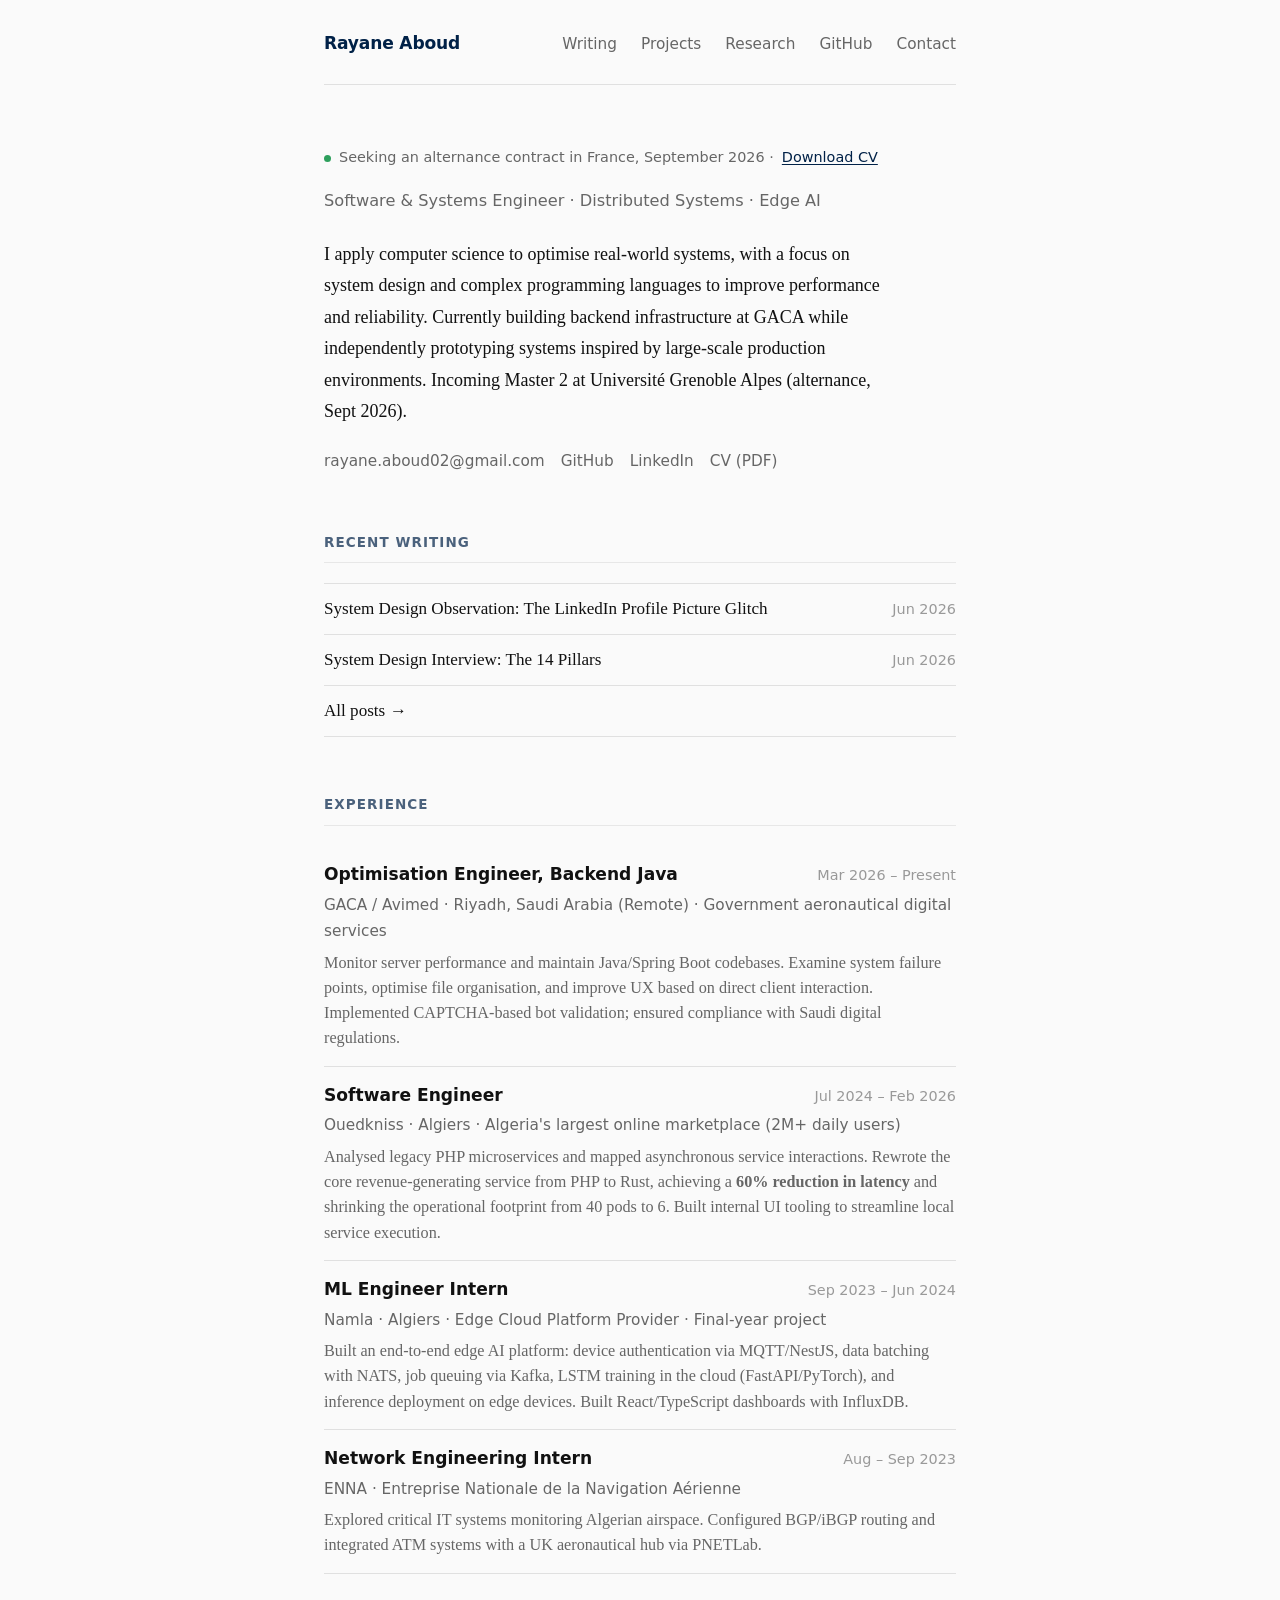
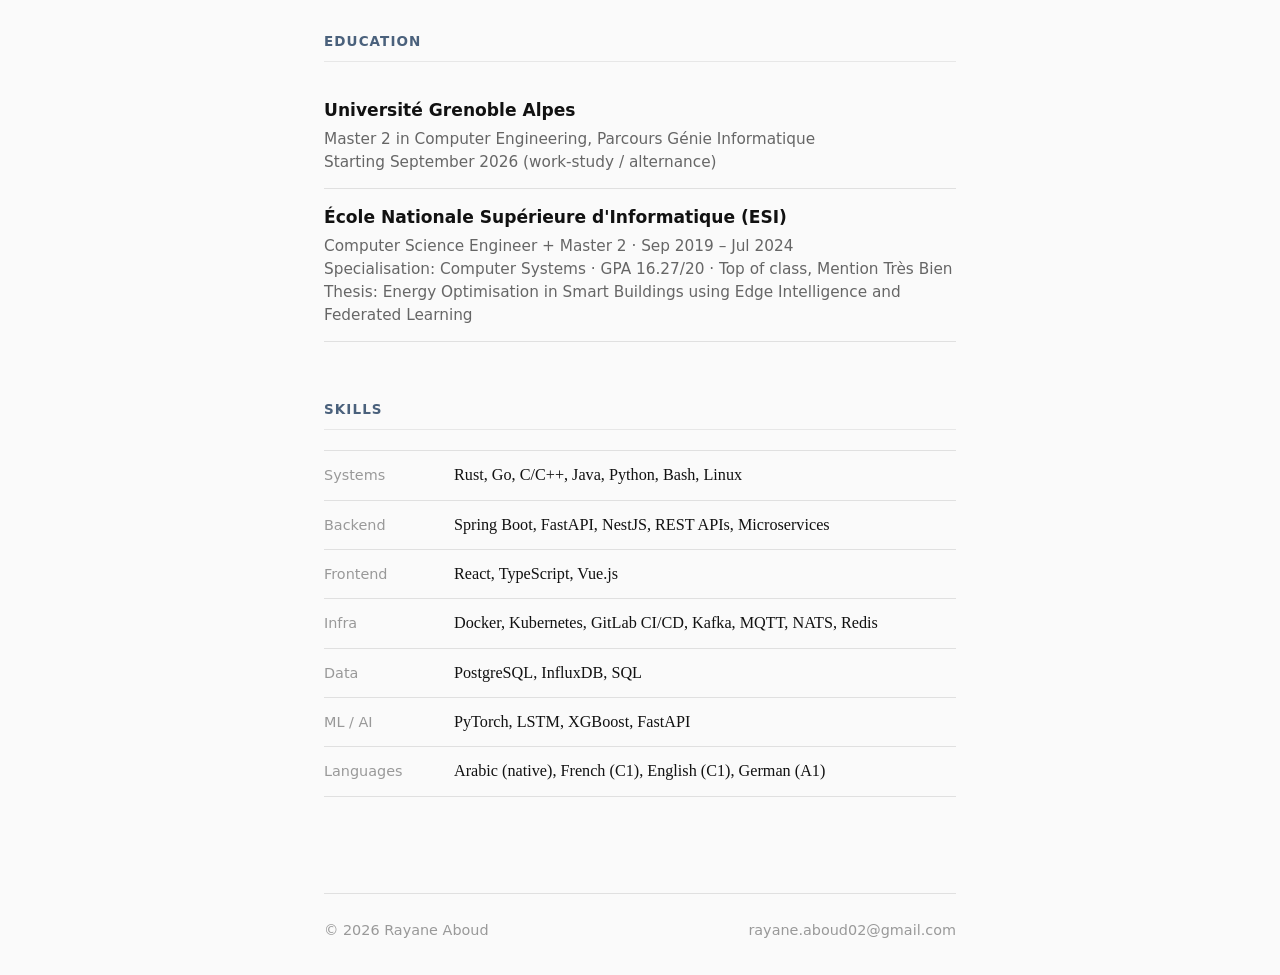
<file: index.html>
<!DOCTYPE html>
<html lang="en">
<head>
  <meta charset="UTF-8">
  <meta name="viewport" content="width=device-width, initial-scale=1.0">
  <title>Rayane Aboud</title>
  <meta name="description" content="Software & Systems Engineer. Distributed systems, edge AI, and systems programming.">
  <!-- Open Graph -->
  <meta property="og:type" content="website">
  <meta property="og:url" content="https://rayaneaboud.dev/">
  <meta property="og:title" content="Rayane Aboud">
  <meta property="og:description" content="Software & Systems Engineer. Distributed systems, edge AI, systems programming.">
  <!-- Favicon -->
  <link rel="icon" href="favicon.svg" type="image/svg+xml">
  <link rel="stylesheet" href="css/style.css">
</head>
<body>
  <div class="container">

    <nav>
      <a class="nav-logo" href="index.html">Rayane Aboud</a>
      <ul class="nav-links">
        <li><a href="blog.html">Writing</a></li>
        <li><a href="projects.html">Projects</a></li>
        <li><a href="research.html">Research</a></li>
        <li><a href="https://github.com/Rayane-Aboud" target="_blank" rel="noopener">GitHub</a></li>
        <li><a href="mailto:rayane.aboud02@gmail.com">Contact</a></li>
      </ul>
    </nav>

    <main>

      <!-- Intro -->
      <div class="intro">
        <div class="status-badge">
          <span class="status-dot"></span>
          Seeking an alternance contract in France, September 2026 · <a href="cv.pdf" target="_blank">Download CV</a>
        </div>
        <p class="intro-role">Software &amp; Systems Engineer · Distributed Systems · Edge AI</p>
        <p class="intro-bio">
          I apply computer science to optimise real-world systems, with a focus on system design
          and complex programming languages to improve performance and reliability.
          Currently building backend infrastructure at GACA while independently prototyping
          systems inspired by large-scale production environments.
          Incoming Master 2 at Université Grenoble Alpes (alternance, Sept 2026).
        </p>
        <div class="intro-links">
          <a href="mailto:rayane.aboud02@gmail.com">rayane.aboud02@gmail.com</a>
          <a href="https://github.com/Rayane-Aboud" target="_blank" rel="noopener">GitHub</a>
          <a href="https://linkedin.com/in/rayane-aboud" target="_blank" rel="noopener">LinkedIn</a>
          <a href="cv.pdf" target="_blank">CV (PDF)</a>
        </div>
      </div>

      <!-- Recent Writing -->
      <h2>Recent Writing</h2>
      <ul class="post-list">
        <li>
          <a href="blogs/linkedin-consistency/index.html">System Design Observation: The LinkedIn Profile Picture Glitch</a>
          <span class="post-date">Jun 2026</span>
        </li>
        <li>
          <a href="blogs/system-design-14-pillars/index.html">System Design Interview: The 14 Pillars</a>
          <span class="post-date">Jun 2026</span>
        </li>
        <li>
          <a href="blog.html">All posts →</a>
          <span class="post-date"></span>
        </li>
      </ul>

      <!-- Experience -->
      <h2>Experience</h2>

      <div class="exp-item">
        <div class="exp-header">
          <span class="exp-role">Optimisation Engineer, Backend Java</span>
          <span class="exp-period">Mar 2026 – Present</span>
        </div>
        <div class="exp-company">GACA / Avimed · Riyadh, Saudi Arabia (Remote) · Government aeronautical digital services</div>
        <p class="exp-desc">
          Monitor server performance and maintain Java/Spring Boot codebases.
          Examine system failure points, optimise file organisation, and improve UX based on direct client interaction.
          Implemented CAPTCHA-based bot validation; ensured compliance with Saudi digital regulations.
        </p>
      </div>

      <div class="exp-item">
        <div class="exp-header">
          <span class="exp-role">Software Engineer</span>
          <span class="exp-period">Jul 2024 – Feb 2026</span>
        </div>
        <div class="exp-company">Ouedkniss · Algiers · Algeria's largest online marketplace (2M+ daily users)</div>
        <p class="exp-desc">
          Analysed legacy PHP microservices and mapped asynchronous service interactions.
          Rewrote the core revenue-generating service from PHP to Rust,
          achieving a <strong>60% reduction in latency</strong> and shrinking the operational footprint from 40 pods to 6.
          Built internal UI tooling to streamline local service execution.
        </p>
      </div>

      <div class="exp-item">
        <div class="exp-header">
          <span class="exp-role">ML Engineer Intern</span>
          <span class="exp-period">Sep 2023 – Jun 2024</span>
        </div>
        <div class="exp-company">Namla · Algiers · Edge Cloud Platform Provider · Final-year project</div>
        <p class="exp-desc">
          Built an end-to-end edge AI platform: device authentication via MQTT/NestJS,
          data batching with NATS, job queuing via Kafka, LSTM training in the cloud (FastAPI/PyTorch),
          and inference deployment on edge devices. Built React/TypeScript dashboards with InfluxDB.
        </p>
      </div>

      <div class="exp-item">
        <div class="exp-header">
          <span class="exp-role">Network Engineering Intern</span>
          <span class="exp-period">Aug – Sep 2023</span>
        </div>
        <div class="exp-company">ENNA · Entreprise Nationale de la Navigation Aérienne</div>
        <p class="exp-desc">
          Explored critical IT systems monitoring Algerian airspace.
          Configured BGP/iBGP routing and integrated ATM systems with a UK aeronautical hub via PNETLab.
        </p>
      </div>

      <!-- Education -->
      <h2>Education</h2>

      <div class="edu-item">
        <div class="edu-school">Université Grenoble Alpes</div>
        <p class="edu-detail">
          Master 2 in Computer Engineering, Parcours Génie Informatique<br>
          Starting September 2026 (work-study / alternance)
        </p>
      </div>

      <div class="edu-item">
        <div class="edu-school">École Nationale Supérieure d'Informatique (ESI)</div>
        <p class="edu-detail">
          Computer Science Engineer + Master 2 · Sep 2019 – Jul 2024<br>
          Specialisation: Computer Systems · GPA 16.27/20 · Top of class, Mention Très Bien<br>
          Thesis: Energy Optimisation in Smart Buildings using Edge Intelligence and Federated Learning
        </p>
      </div>

      <!-- Skills -->
      <h2>Skills</h2>
      <table class="skills-table">
        <tbody>
          <tr>
            <td>Systems</td>
            <td>Rust, Go, C/C++, Java, Python, Bash, Linux</td>
          </tr>
          <tr>
            <td>Backend</td>
            <td>Spring Boot, FastAPI, NestJS, REST APIs, Microservices</td>
          </tr>
          <tr>
            <td>Frontend</td>
            <td>React, TypeScript, Vue.js</td>
          </tr>
          <tr>
            <td>Infra</td>
            <td>Docker, Kubernetes, GitLab CI/CD, Kafka, MQTT, NATS, Redis</td>
          </tr>
          <tr>
            <td>Data</td>
            <td>PostgreSQL, InfluxDB, SQL</td>
          </tr>
          <tr>
            <td>ML / AI</td>
            <td>PyTorch, LSTM, XGBoost, FastAPI</td>
          </tr>
          <tr>
            <td>Languages</td>
            <td>Arabic (native), French (C1), English (C1), German (A1)</td>
          </tr>
        </tbody>
      </table>

    </main>

    <footer>
      <span>© 2026 Rayane Aboud</span>
      <span><a href="mailto:rayane.aboud02@gmail.com">rayane.aboud02@gmail.com</a></span>
    </footer>

  </div>
</body>
</html>
</file>
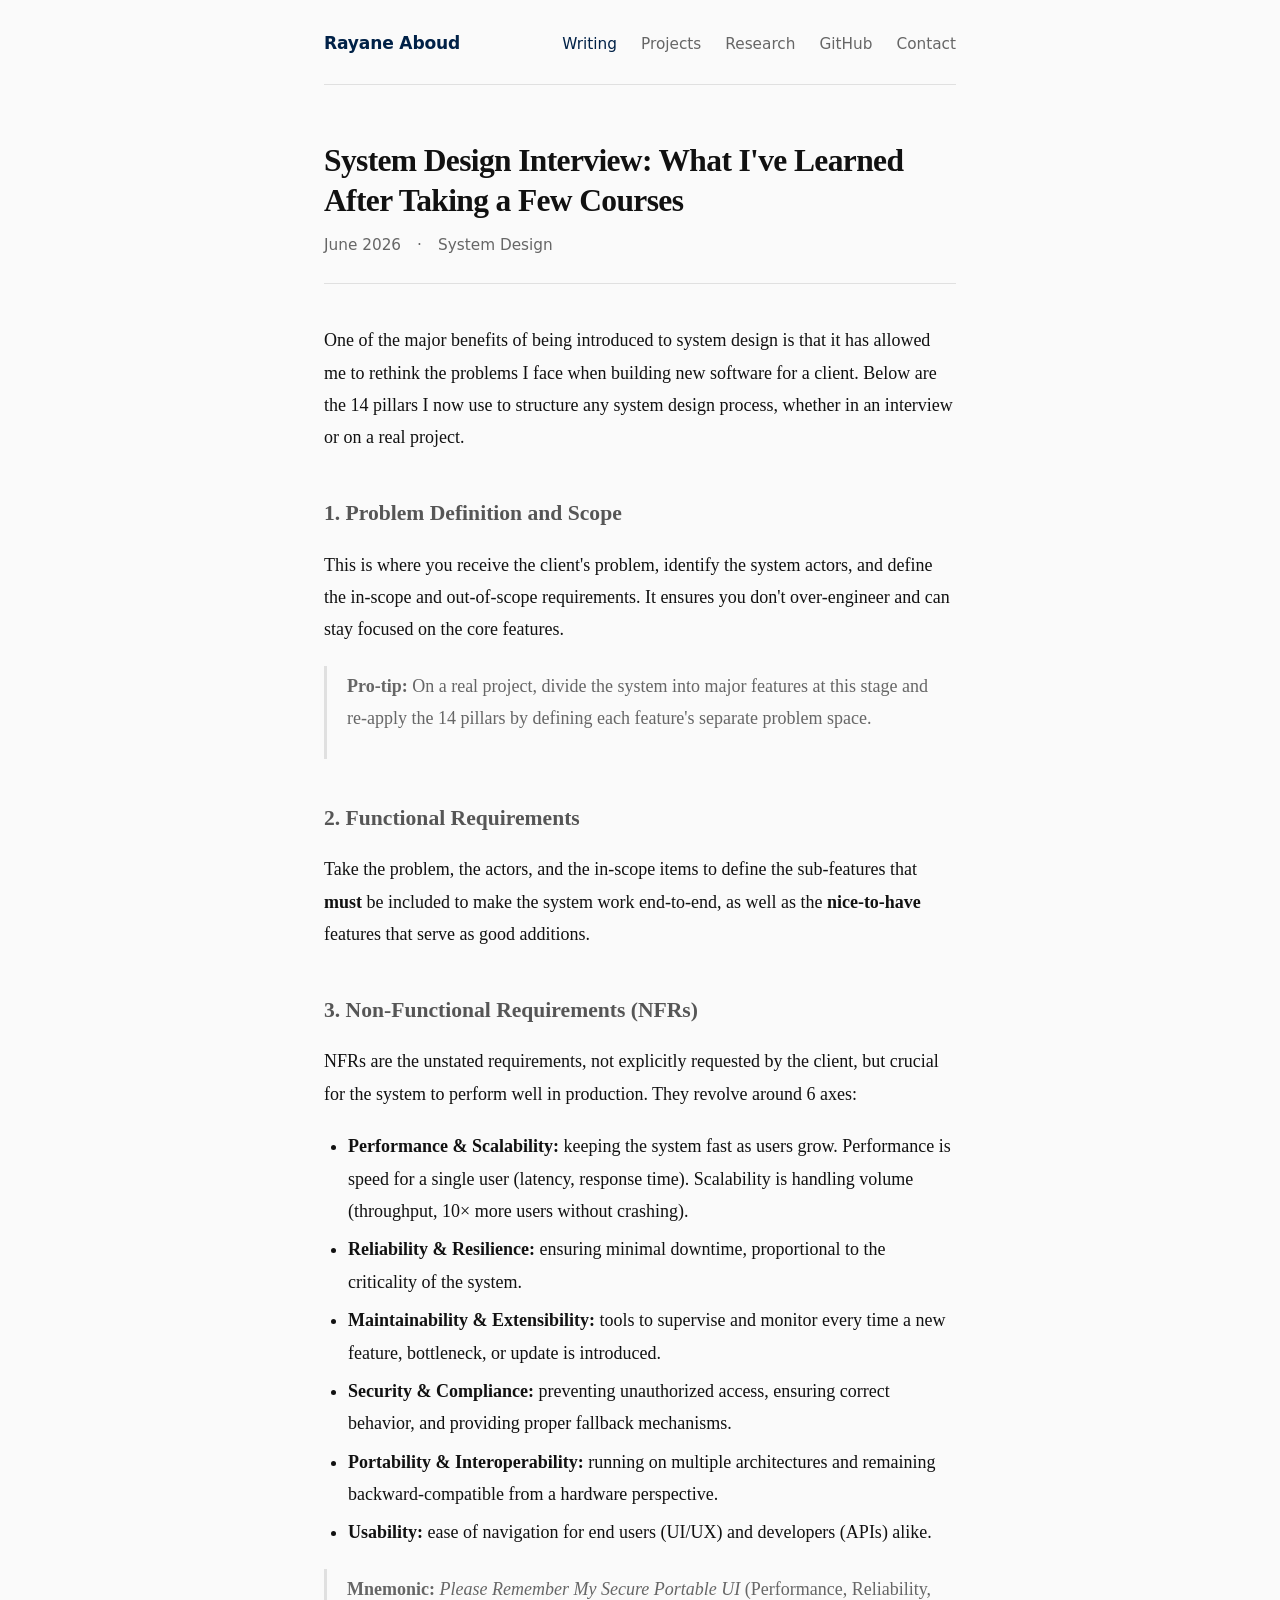
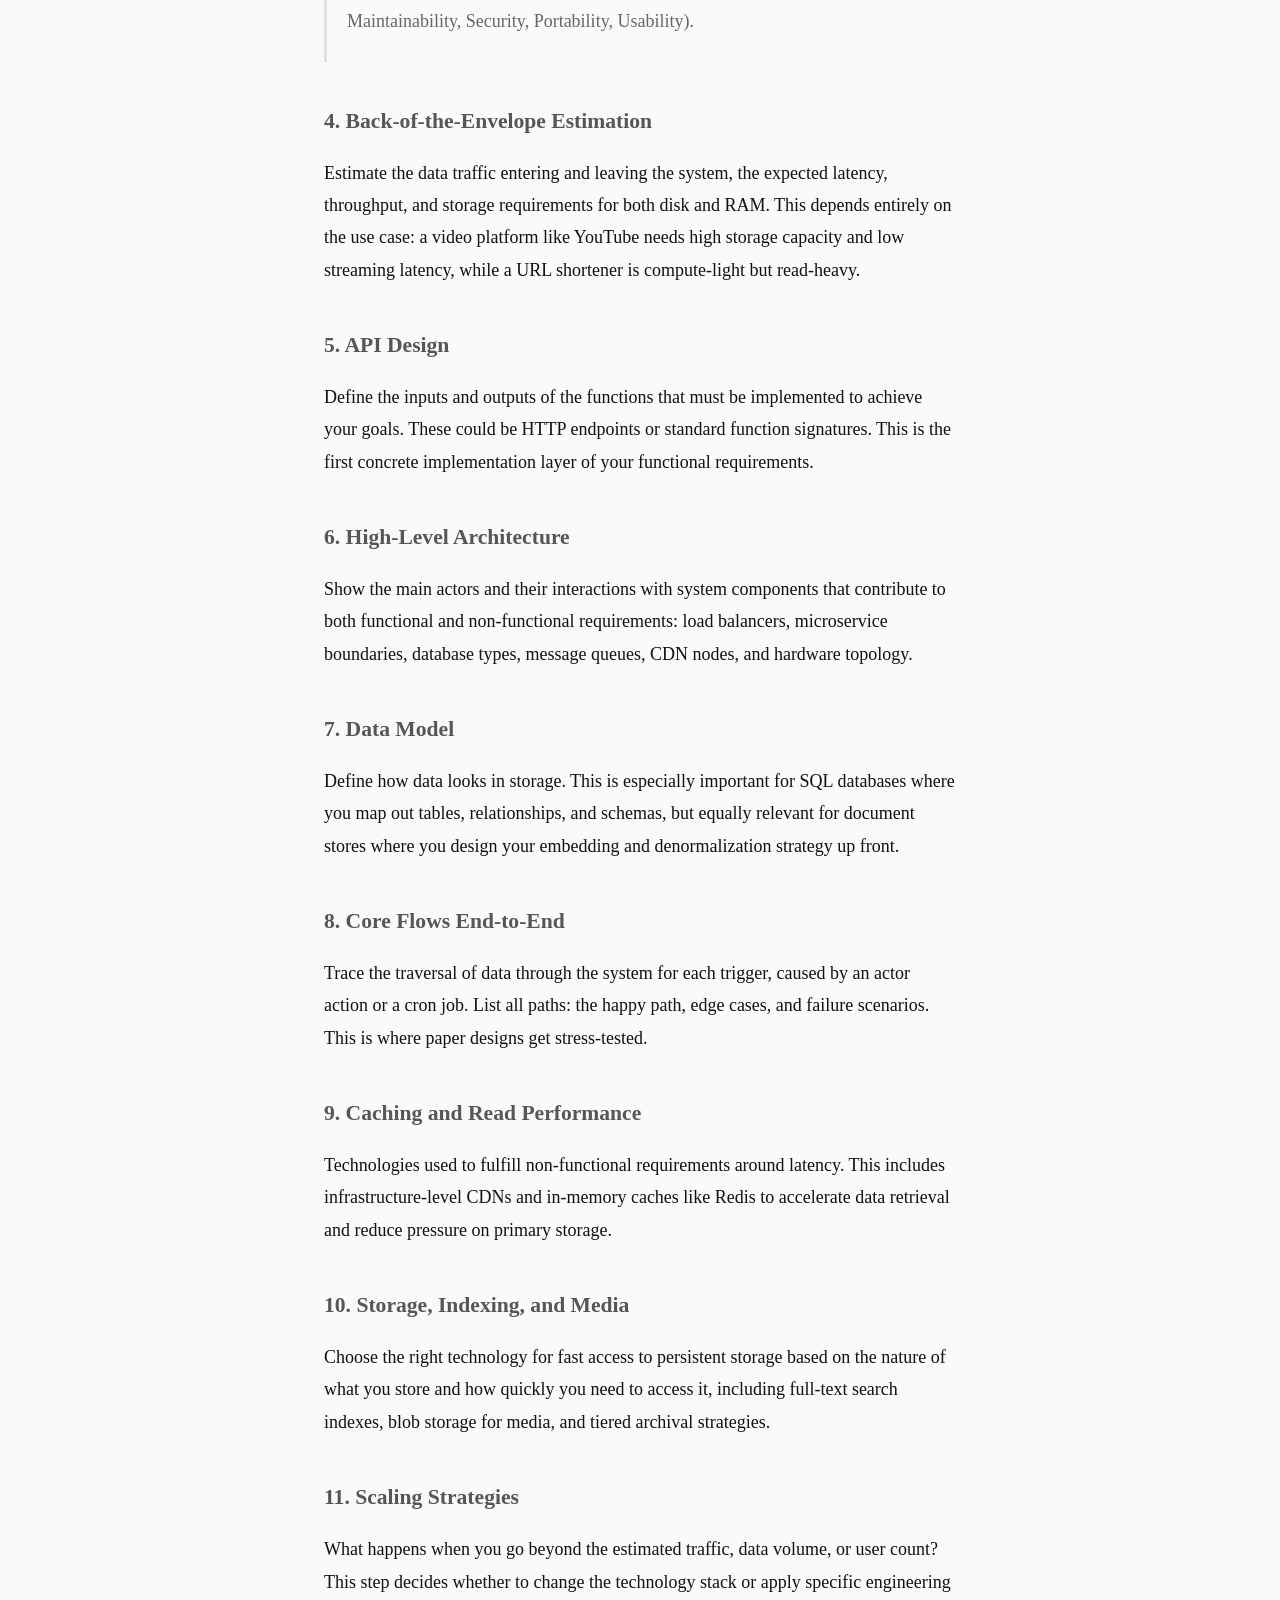
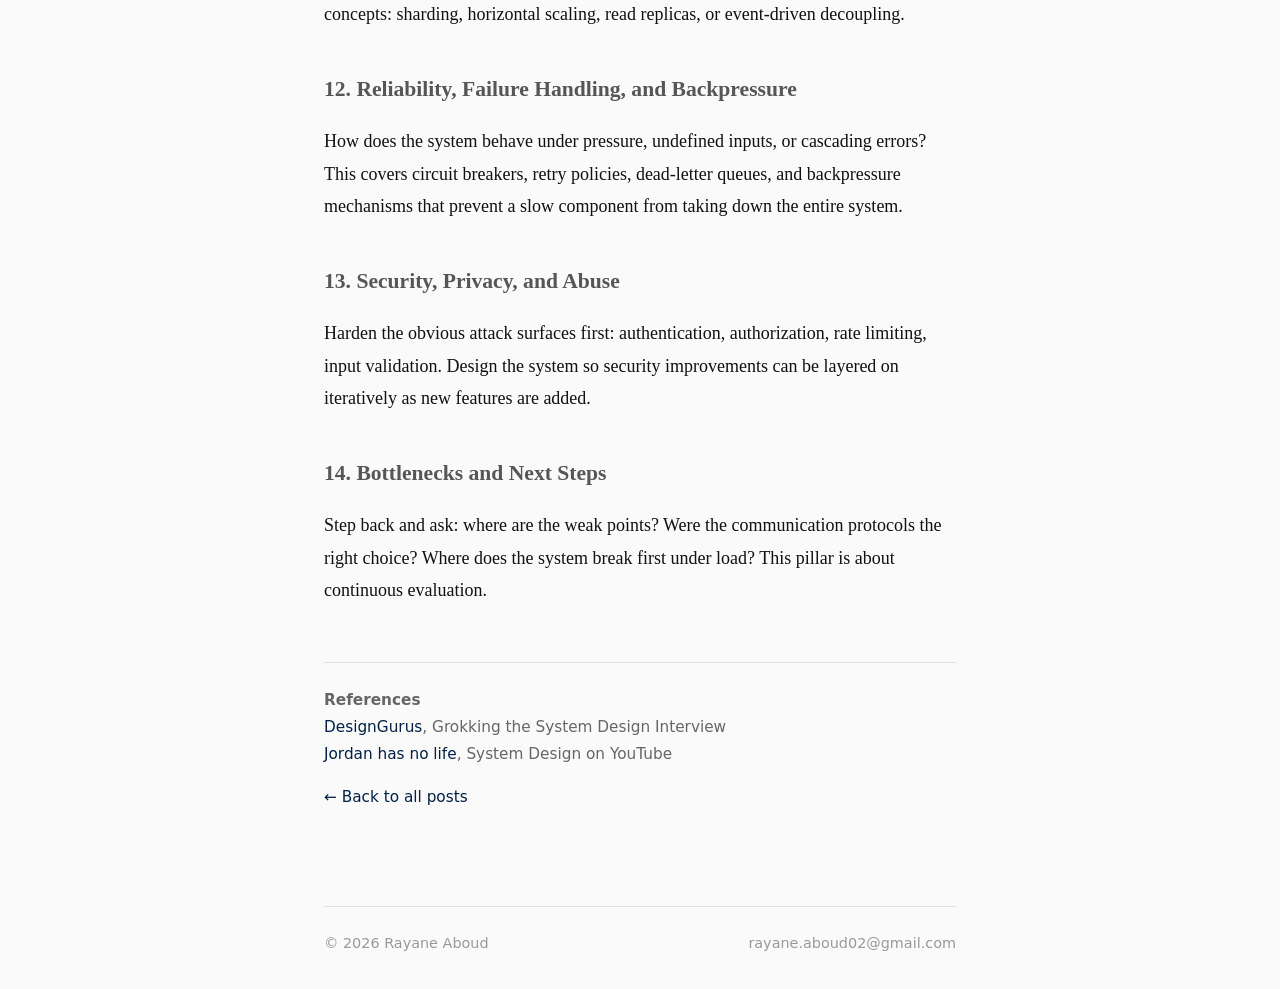
<file: blogs/system-design-14-pillars/index.html>
<!DOCTYPE html>
<html lang="en">
<head>
  <meta charset="UTF-8">
  <meta name="viewport" content="width=device-width, initial-scale=1.0">
  <title>System Design Interview: The 14 Pillars — Rayane Aboud</title>
  <meta name="description" content="What I've learned after taking a few system design courses: the 14 pillars that structure any serious system design process.">
  <meta property="og:type" content="article">
  <meta property="og:url" content="https://rayaneaboud.dev/blogs/system-design-14-pillars/">
  <meta property="og:title" content="System Design Interview: The 14 Pillars">
  <meta property="og:description" content="What I've learned after taking a few system design courses: the 14 pillars that structure any serious system design process.">
  <link rel="icon" href="../../favicon.svg" type="image/svg+xml">
  <link rel="stylesheet" href="../../css/style.css">
</head>
<body>
  <div class="container">

    <nav>
      <a class="nav-logo" href="../../index.html">Rayane Aboud</a>
      <ul class="nav-links">
        <li><a href="../../blog.html" class="active">Writing</a></li>
        <li><a href="../../projects.html">Projects</a></li>
        <li><a href="../../research.html">Research</a></li>
        <li><a href="https://github.com/Rayane-Aboud" target="_blank" rel="noopener">GitHub</a></li>
        <li><a href="mailto:rayane.aboud02@gmail.com">Contact</a></li>
      </ul>
    </nav>

    <main>

      <div class="post-header">
        <h1>System Design Interview: What I've Learned After Taking a Few Courses</h1>
        <div class="post-meta">
          <span>June 2026</span>
          <span>·</span>
          <span>System Design</span>
        </div>
      </div>

      <div class="article-body">

        <p>
          One of the major benefits of being introduced to system design is that it has allowed me
          to rethink the problems I face when building new software for a client. Below are the
          14 pillars I now use to structure any system design process, whether in an interview or
          on a real project.
        </p>

        <h2>1. Problem Definition and Scope</h2>
        <p>
          This is where you receive the client's problem, identify the system actors, and define
          the in-scope and out-of-scope requirements. It ensures you don't over-engineer and can
          stay focused on the core features.
        </p>
        <blockquote>
          <p><strong>Pro-tip:</strong> On a real project, divide the system into major features at
          this stage and re-apply the 14 pillars by defining each feature's separate problem space.</p>
        </blockquote>

        <h2>2. Functional Requirements</h2>
        <p>
          Take the problem, the actors, and the in-scope items to define the sub-features that
          <strong>must</strong> be included to make the system work end-to-end, as well as the
          <strong>nice-to-have</strong> features that serve as good additions.
        </p>

        <h2>3. Non-Functional Requirements (NFRs)</h2>
        <p>
          NFRs are the unstated requirements, not explicitly requested by the client, but crucial
          for the system to perform well in production. They revolve around 6 axes:
        </p>
        <ul>
          <li>
            <strong>Performance &amp; Scalability:</strong> keeping the system fast as users grow.
            Performance is speed for a single user (latency, response time).
            Scalability is handling volume (throughput, 10× more users without crashing).
          </li>
          <li>
            <strong>Reliability &amp; Resilience:</strong> ensuring minimal downtime,
            proportional to the criticality of the system.
          </li>
          <li>
            <strong>Maintainability &amp; Extensibility:</strong> tools to supervise and monitor
            every time a new feature, bottleneck, or update is introduced.
          </li>
          <li>
            <strong>Security &amp; Compliance:</strong> preventing unauthorized access, ensuring
            correct behavior, and providing proper fallback mechanisms.
          </li>
          <li>
            <strong>Portability &amp; Interoperability:</strong> running on multiple architectures
            and remaining backward-compatible from a hardware perspective.
          </li>
          <li>
            <strong>Usability:</strong> ease of navigation for end users (UI/UX) and developers (APIs) alike.
          </li>
        </ul>
        <blockquote>
          <p><strong>Mnemonic:</strong> <em>Please Remember My Secure Portable UI</em>
          (Performance, Reliability, Maintainability, Security, Portability, Usability).</p>
        </blockquote>

        <h2>4. Back-of-the-Envelope Estimation</h2>
        <p>
          Estimate the data traffic entering and leaving the system, the expected latency,
          throughput, and storage requirements for both disk and RAM. This depends entirely on
          the use case: a video platform like YouTube needs high storage capacity and low streaming
          latency, while a URL shortener is compute-light but read-heavy.
        </p>

        <h2>5. API Design</h2>
        <p>
          Define the inputs and outputs of the functions that must be implemented to achieve your
          goals. These could be HTTP endpoints or standard function signatures. This is the first
          concrete implementation layer of your functional requirements.
        </p>

        <h2>6. High-Level Architecture</h2>
        <p>
          Show the main actors and their interactions with system components that contribute to both
          functional and non-functional requirements: load balancers, microservice boundaries,
          database types, message queues, CDN nodes, and hardware topology.
        </p>

        <h2>7. Data Model</h2>
        <p>
          Define how data looks in storage. This is especially important for SQL databases where
          you map out tables, relationships, and schemas, but equally relevant for document stores
          where you design your embedding and denormalization strategy up front.
        </p>

        <h2>8. Core Flows End-to-End</h2>
        <p>
          Trace the traversal of data through the system for each trigger, caused by an actor
          action or a cron job. List all paths: the happy path, edge cases, and failure scenarios.
          This is where paper designs get stress-tested.
        </p>

        <h2>9. Caching and Read Performance</h2>
        <p>
          Technologies used to fulfill non-functional requirements around latency. This includes
          infrastructure-level CDNs and in-memory caches like Redis to accelerate data retrieval
          and reduce pressure on primary storage.
        </p>

        <h2>10. Storage, Indexing, and Media</h2>
        <p>
          Choose the right technology for fast access to persistent storage based on the nature
          of what you store and how quickly you need to access it, including full-text search
          indexes, blob storage for media, and tiered archival strategies.
        </p>

        <h2>11. Scaling Strategies</h2>
        <p>
          What happens when you go beyond the estimated traffic, data volume, or user count?
          This step decides whether to change the technology stack or apply specific engineering
          concepts: sharding, horizontal scaling, read replicas, or event-driven decoupling.
        </p>

        <h2>12. Reliability, Failure Handling, and Backpressure</h2>
        <p>
          How does the system behave under pressure, undefined inputs, or cascading errors?
          This covers circuit breakers, retry policies, dead-letter queues, and backpressure
          mechanisms that prevent a slow component from taking down the entire system.
        </p>

        <h2>13. Security, Privacy, and Abuse</h2>
        <p>
          Harden the obvious attack surfaces first: authentication, authorization, rate limiting,
          input validation. Design the system so security improvements can be layered on
          iteratively as new features are added.
        </p>

        <h2>14. Bottlenecks and Next Steps</h2>
        <p>
          Step back and ask: where are the weak points? Were the communication protocols the
          right choice? Where does the system break first under load? This pillar is about
          continuous evaluation.
        </p>

      </div>

      <div class="post-footer">
        <p style="margin-bottom: 16px; font-size: 0.85rem; color: var(--muted);">
          <strong>References</strong><br>
          <a href="https://www.designgurus.io/" target="_blank" rel="noopener">DesignGurus</a>, Grokking the System Design Interview<br>
          <a href="https://www.youtube.com/@jordanhasnolife5163" target="_blank" rel="noopener">Jordan has no life</a>, System Design on YouTube
        </p>
        <a href="../../blog.html">← Back to all posts</a>
      </div>

    </main>

    <footer>
      <span>© 2026 Rayane Aboud</span>
      <span><a href="mailto:rayane.aboud02@gmail.com">rayane.aboud02@gmail.com</a></span>
    </footer>

  </div>
</body>
</html>
</file>
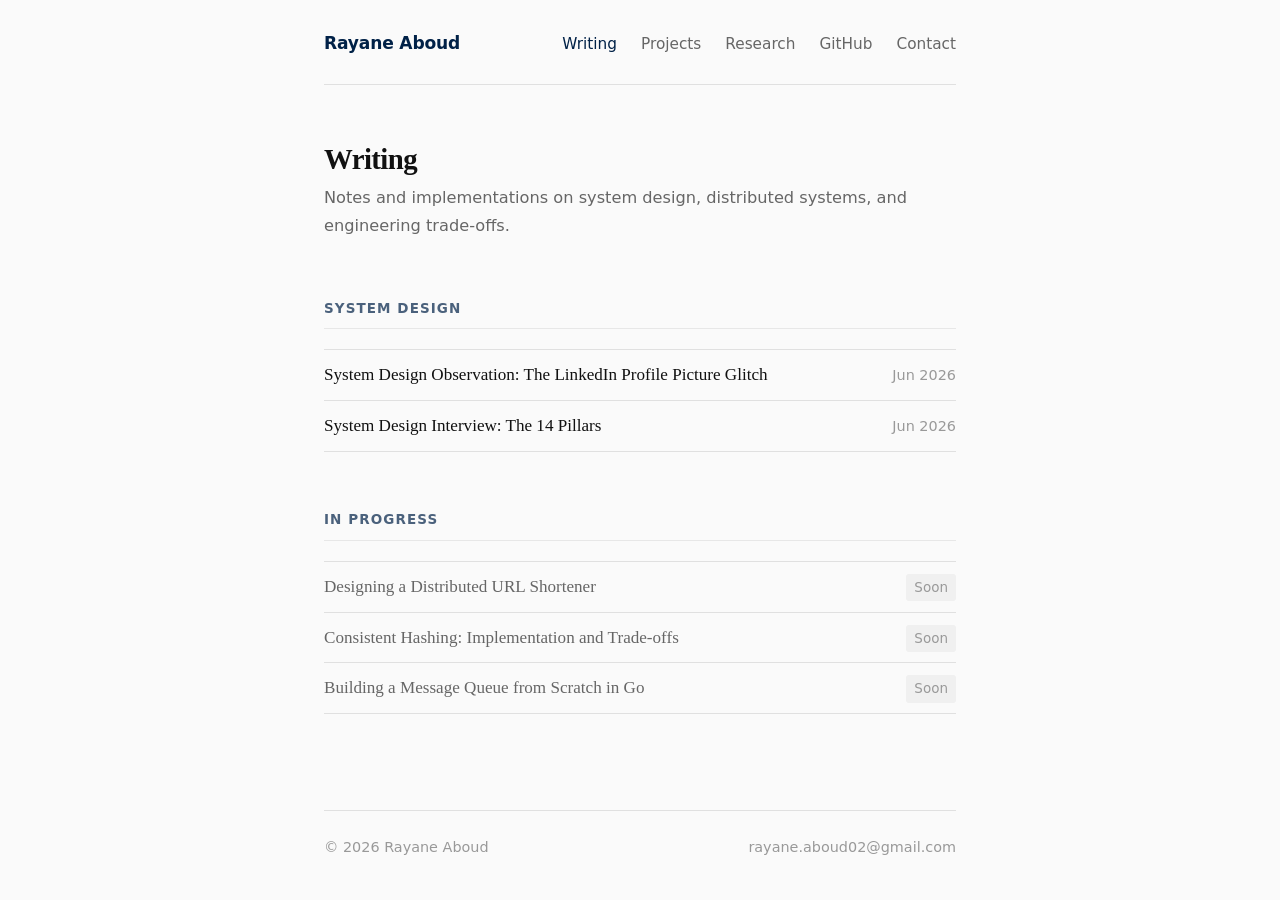
<file: blog.html>
<!DOCTYPE html>
<html lang="en">
<head>
  <meta charset="UTF-8">
  <meta name="viewport" content="width=device-width, initial-scale=1.0">
  <title>Writing — Rayane Aboud</title>
  <meta name="description" content="Open-source deep dives on system design, distributed systems, and edge AI.">
  <meta property="og:type" content="website">
  <meta property="og:url" content="https://rayaneaboud.dev/blog.html">
  <meta property="og:title" content="Writing — Rayane Aboud">
  <meta property="og:description" content="Open-source deep dives on system design, distributed systems, and edge AI.">
  <link rel="icon" href="favicon.svg" type="image/svg+xml">
  <link rel="stylesheet" href="css/style.css">
</head>
<body>
  <div class="container">

    <nav>
      <a class="nav-logo" href="index.html">Rayane Aboud</a>
      <ul class="nav-links">
        <li><a href="blog.html" class="active">Writing</a></li>
        <li><a href="projects.html">Projects</a></li>
        <li><a href="research.html">Research</a></li>
        <li><a href="https://github.com/Rayane-Aboud" target="_blank" rel="noopener">GitHub</a></li>
        <li><a href="mailto:rayane.aboud02@gmail.com">Contact</a></li>
      </ul>
    </nav>

    <main>

      <h1 style="margin-bottom: 6px;">Writing</h1>
      <p style="color: var(--muted); font-family: system-ui, sans-serif; font-size: 0.9rem; margin-bottom: 40px;">
        Notes and implementations on system design, distributed systems, and engineering trade-offs.
      </p>

      <!-- ── System Design Series ──────────────────── -->
      <h2>System Design</h2>
      <ul class="post-list">
        <li>
          <a href="blogs/linkedin-consistency/index.html">System Design Observation: The LinkedIn Profile Picture Glitch</a>
          <span class="post-date">Jun 2026</span>
        </li>
        <li>
          <a href="blogs/system-design-14-pillars/index.html">System Design Interview: The 14 Pillars</a>
          <span class="post-date">Jun 2026</span>
        </li>
        <!-- Add future posts above this line -->
      </ul>

      <!-- ── Coming Soon ────────────────────────────── -->
      <h2>In Progress</h2>
      <ul class="post-list">
        <li>
          <span style="color: var(--muted); font-size: 0.95rem;">Designing a Distributed URL Shortener</span>
          <span class="post-tag">Soon</span>
        </li>
        <li>
          <span style="color: var(--muted); font-size: 0.95rem;">Consistent Hashing: Implementation and Trade-offs</span>
          <span class="post-tag">Soon</span>
        </li>
        <li>
          <span style="color: var(--muted); font-size: 0.95rem;">Building a Message Queue from Scratch in Go</span>
          <span class="post-tag">Soon</span>
        </li>
      </ul>

    </main>

    <footer>
      <span>© 2026 Rayane Aboud</span>
      <span><a href="mailto:rayane.aboud02@gmail.com">rayane.aboud02@gmail.com</a></span>
    </footer>

  </div>
</body>
</html>
</file>
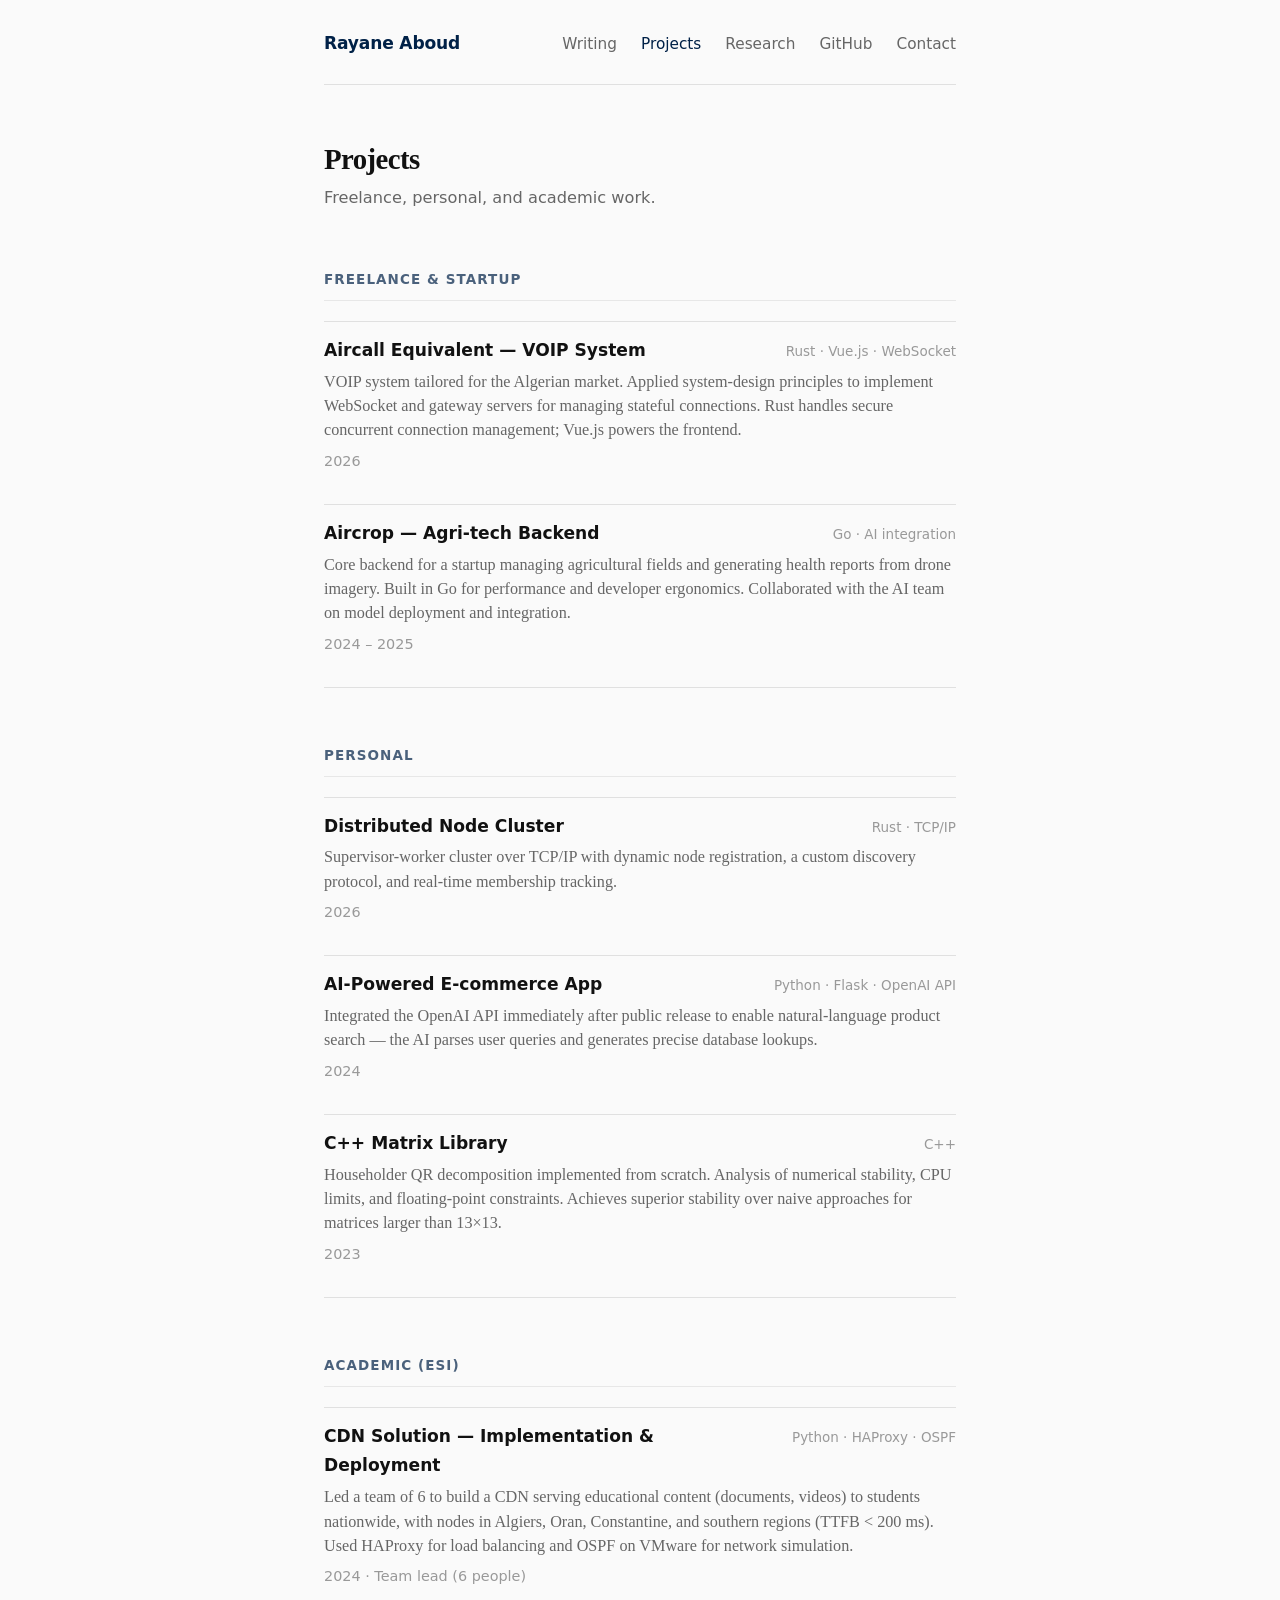
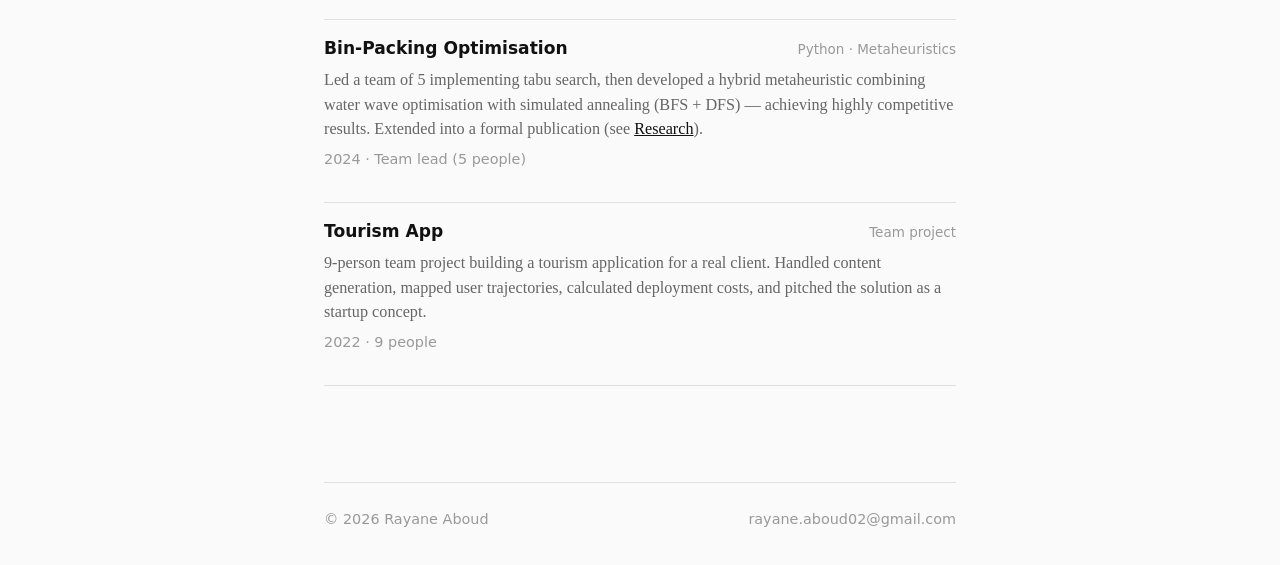
<file: projects.html>
<!DOCTYPE html>
<html lang="en">
<head>
  <meta charset="UTF-8">
  <meta name="viewport" content="width=device-width, initial-scale=1.0">
  <title>Projects — Rayane Aboud</title>
  <meta name="description" content="Freelance, personal, and academic projects by Rayane Aboud.">
  <meta property="og:type" content="website">
  <meta property="og:url" content="https://rayaneaboud.dev/projects.html">
  <meta property="og:title" content="Projects — Rayane Aboud">
  <meta property="og:description" content="Freelance, personal, and academic projects by Rayane Aboud.">
  <link rel="icon" href="favicon.svg" type="image/svg+xml">
  <link rel="stylesheet" href="css/style.css">
</head>
<body>
  <div class="container">

    <nav>
      <a class="nav-logo" href="index.html">Rayane Aboud</a>
      <ul class="nav-links">
        <li><a href="blog.html">Writing</a></li>
        <li><a href="projects.html" class="active">Projects</a></li>
        <li><a href="research.html">Research</a></li>
        <li><a href="https://github.com/Rayane-Aboud" target="_blank" rel="noopener">GitHub</a></li>
        <li><a href="mailto:rayane.aboud02@gmail.com">Contact</a></li>
      </ul>
    </nav>

    <main>

      <h1 style="margin-bottom: 6px;">Projects</h1>
      <p style="color: var(--muted); font-family: system-ui, sans-serif; font-size: 0.9rem; margin-bottom: 40px;">
        Freelance, personal, and academic work.
      </p>

      <!-- ── Freelance & Startup ───────────────────── -->
      <h2>Freelance &amp; Startup</h2>

      <ul class="project-list">

        <li class="project-item">
          <div class="project-header">
            <span class="project-name">Aircall Equivalent — VOIP System</span>
            <span class="project-stack">Rust · Vue.js · WebSocket</span>
          </div>
          <p class="project-desc">
            VOIP system tailored for the Algerian market.
            Applied system-design principles to implement WebSocket and gateway servers for managing stateful connections.
            Rust handles secure concurrent connection management; Vue.js powers the frontend.
          </p>
          <p style="margin-top: 6px; font-family: system-ui, sans-serif; font-size: 0.8rem; color: var(--faint);">2026</p>
        </li>

        <li class="project-item">
          <div class="project-header">
            <span class="project-name">Aircrop — Agri-tech Backend</span>
            <span class="project-stack">Go · AI integration</span>
          </div>
          <p class="project-desc">
            Core backend for a startup managing agricultural fields and generating health reports from drone imagery.
            Built in Go for performance and developer ergonomics.
            Collaborated with the AI team on model deployment and integration.
          </p>
          <p style="margin-top: 6px; font-family: system-ui, sans-serif; font-size: 0.8rem; color: var(--faint);">2024 – 2025</p>
        </li>

      </ul>

      <!-- ── Personal ───────────────────────────────── -->
      <h2>Personal</h2>

      <ul class="project-list">

        <li class="project-item">
          <div class="project-header">
            <a class="project-name" href="https://github.com/Rayane-Aboud" target="_blank" rel="noopener">
              Distributed Node Cluster
            </a>
            <span class="project-stack">Rust · TCP/IP</span>
          </div>
          <p class="project-desc">
            Supervisor-worker cluster over TCP/IP with dynamic node registration,
            a custom discovery protocol, and real-time membership tracking.
          </p>
          <p style="margin-top: 6px; font-family: system-ui, sans-serif; font-size: 0.8rem; color: var(--faint);">2026</p>
        </li>

        <li class="project-item">
          <div class="project-header">
            <a class="project-name" href="https://github.com/Rayane-Aboud" target="_blank" rel="noopener">
              AI-Powered E-commerce App
            </a>
            <span class="project-stack">Python · Flask · OpenAI API</span>
          </div>
          <p class="project-desc">
            Integrated the OpenAI API immediately after public release to enable natural-language product search —
            the AI parses user queries and generates precise database lookups.
          </p>
          <p style="margin-top: 6px; font-family: system-ui, sans-serif; font-size: 0.8rem; color: var(--faint);">2024</p>
        </li>

        <li class="project-item">
          <div class="project-header">
            <a class="project-name" href="https://github.com/Rayane-Aboud" target="_blank" rel="noopener">
              C++ Matrix Library
            </a>
            <span class="project-stack">C++</span>
          </div>
          <p class="project-desc">
            Householder QR decomposition implemented from scratch.
            Analysis of numerical stability, CPU limits, and floating-point constraints.
            Achieves superior stability over naive approaches for matrices larger than 13×13.
          </p>
          <p style="margin-top: 6px; font-family: system-ui, sans-serif; font-size: 0.8rem; color: var(--faint);">2023</p>
        </li>

      </ul>

      <!-- ── Academic (ESI) ─────────────────────────── -->
      <h2>Academic (ESI)</h2>

      <ul class="project-list">

        <li class="project-item">
          <div class="project-header">
            <a class="project-name" href="https://github.com/Rayane-Aboud" target="_blank" rel="noopener">
              CDN Solution — Implementation &amp; Deployment
            </a>
            <span class="project-stack">Python · HAProxy · OSPF</span>
          </div>
          <p class="project-desc">
            Led a team of 6 to build a CDN serving educational content (documents, videos) to students nationwide,
            with nodes in Algiers, Oran, Constantine, and southern regions (TTFB &lt; 200 ms).
            Used HAProxy for load balancing and OSPF on VMware for network simulation.
          </p>
          <p style="margin-top: 6px; font-family: system-ui, sans-serif; font-size: 0.8rem; color: var(--faint);">2024 · Team lead (6 people)</p>
        </li>

        <li class="project-item">
          <div class="project-header">
            <a class="project-name" href="https://github.com/Rayane-Aboud" target="_blank" rel="noopener">
              Bin-Packing Optimisation
            </a>
            <span class="project-stack">Python · Metaheuristics</span>
          </div>
          <p class="project-desc">
            Led a team of 5 implementing tabu search, then developed a hybrid metaheuristic combining
            water wave optimisation with simulated annealing (BFS + DFS) — achieving highly competitive results.
            Extended into a formal publication (see <a href="research.html">Research</a>).
          </p>
          <p style="margin-top: 6px; font-family: system-ui, sans-serif; font-size: 0.8rem; color: var(--faint);">2024 · Team lead (5 people)</p>
        </li>

        <li class="project-item">
          <div class="project-header">
            <span class="project-name">Tourism App</span>
            <span class="project-stack">Team project</span>
          </div>
          <p class="project-desc">
            9-person team project building a tourism application for a real client.
            Handled content generation, mapped user trajectories, calculated deployment costs,
            and pitched the solution as a startup concept.
          </p>
          <p style="margin-top: 6px; font-family: system-ui, sans-serif; font-size: 0.8rem; color: var(--faint);">2022 · 9 people</p>
        </li>

      </ul>

    </main>

    <footer>
      <span>© 2026 Rayane Aboud</span>
      <span><a href="mailto:rayane.aboud02@gmail.com">rayane.aboud02@gmail.com</a></span>
    </footer>

  </div>
</body>
</html>
</file>
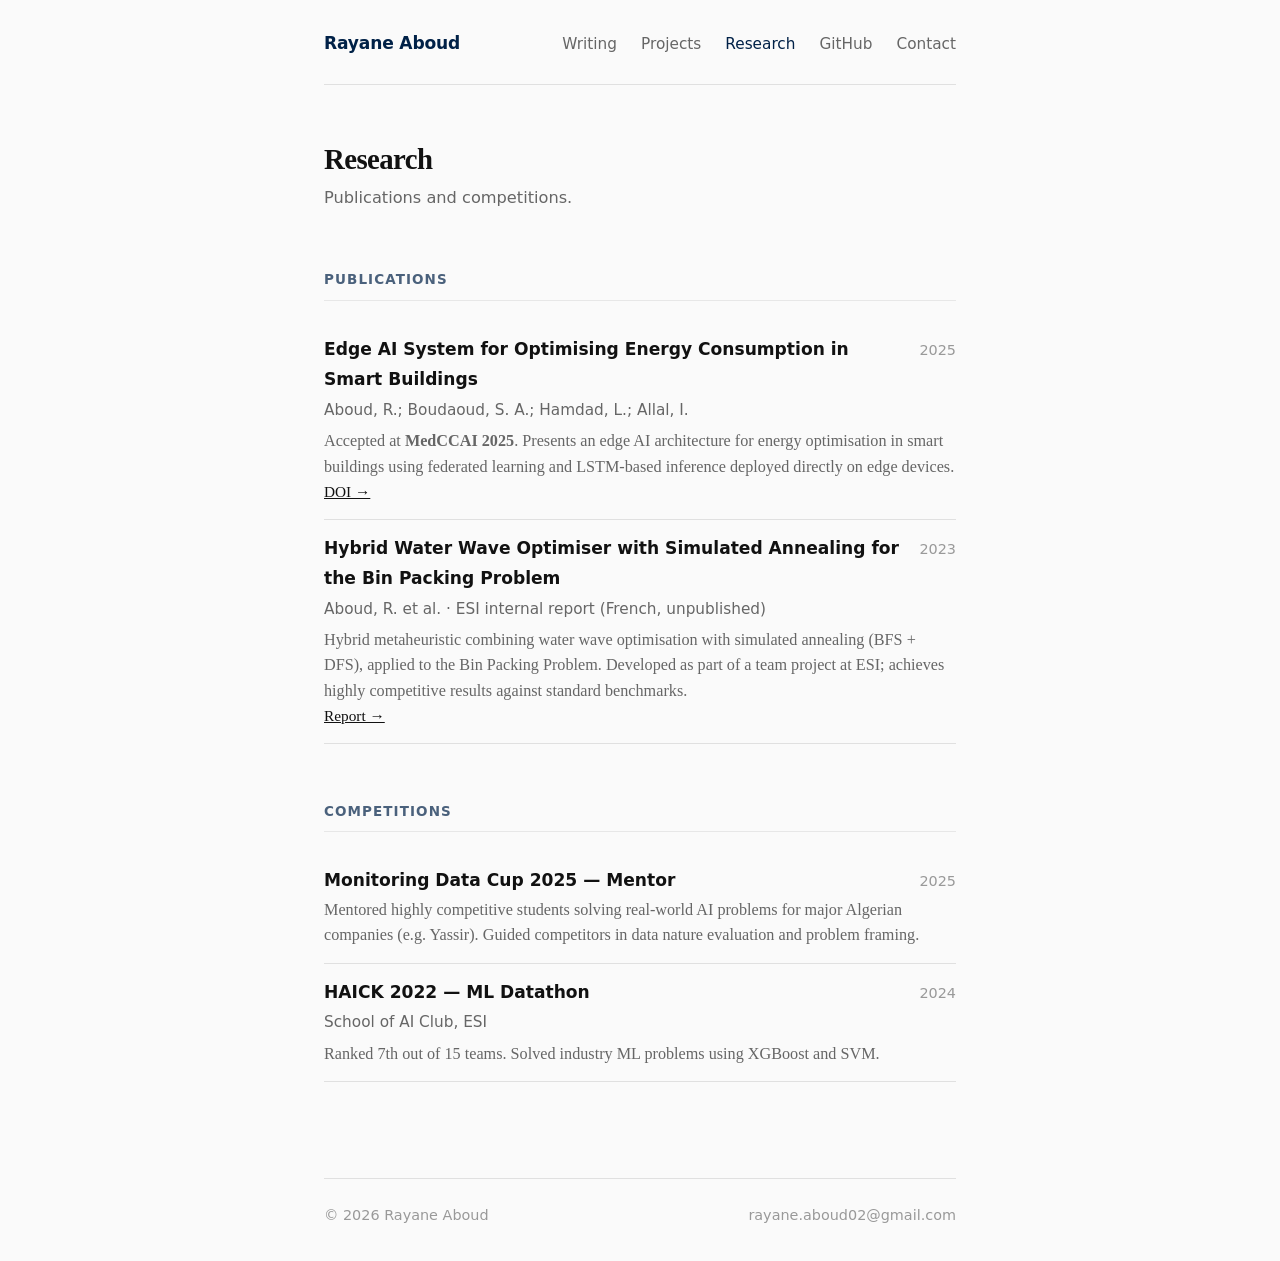
<file: research.html>
<!DOCTYPE html>
<html lang="en">
<head>
  <meta charset="UTF-8">
  <meta name="viewport" content="width=device-width, initial-scale=1.0">
  <title>Research — Rayane Aboud</title>
  <meta name="description" content="Publications and research competitions by Rayane Aboud.">
  <meta property="og:type" content="website">
  <meta property="og:url" content="https://rayaneaboud.dev/research.html">
  <meta property="og:title" content="Research — Rayane Aboud">
  <meta property="og:description" content="Publications and research competitions by Rayane Aboud.">
  <link rel="icon" href="favicon.svg" type="image/svg+xml">
  <link rel="stylesheet" href="css/style.css">
</head>
<body>
  <div class="container">

    <nav>
      <a class="nav-logo" href="index.html">Rayane Aboud</a>
      <ul class="nav-links">
        <li><a href="blog.html">Writing</a></li>
        <li><a href="projects.html">Projects</a></li>
        <li><a href="research.html" class="active">Research</a></li>
        <li><a href="https://github.com/Rayane-Aboud" target="_blank" rel="noopener">GitHub</a></li>
        <li><a href="mailto:rayane.aboud02@gmail.com">Contact</a></li>
      </ul>
    </nav>

    <main>

      <h1 style="margin-bottom: 6px;">Research</h1>
      <p style="color: var(--muted); font-family: system-ui, sans-serif; font-size: 0.9rem; margin-bottom: 40px;">
        Publications and competitions.
      </p>

      <!-- ── Publications ──────────────────────────── -->
      <h2>Publications</h2>

      <div class="exp-item">
        <div class="exp-header">
          <span class="exp-role">Edge AI System for Optimising Energy Consumption in Smart Buildings</span>
          <span class="exp-period">2025</span>
        </div>
        <div class="exp-company">
          Aboud, R.; Boudaoud, S. A.; Hamdad, L.; Allal, I.
        </div>
        <p class="exp-desc">
          Accepted at <strong>MedCCAI 2025</strong>.
          Presents an edge AI architecture for energy optimisation in smart buildings using federated learning
          and LSTM-based inference deployed directly on edge devices.
          <br>
          <a href="https://doi.org/" target="_blank" rel="noopener" style="font-size: 0.85rem;">DOI →</a>
        </p>
      </div>

      <div class="exp-item">
        <div class="exp-header">
          <span class="exp-role">Hybrid Water Wave Optimiser with Simulated Annealing for the Bin Packing Problem</span>
          <span class="exp-period">2023</span>
        </div>
        <div class="exp-company">
          Aboud, R. et al. · ESI internal report (French, unpublished)
        </div>
        <p class="exp-desc">
          Hybrid metaheuristic combining water wave optimisation with simulated annealing (BFS + DFS),
          applied to the Bin Packing Problem. Developed as part of a team project at ESI; achieves
          highly competitive results against standard benchmarks.
          <br>
          <a href="https://doi.org/" target="_blank" rel="noopener" style="font-size: 0.85rem;">Report →</a>
        </p>
      </div>

      <!-- ── Competitions ──────────────────────────── -->
      <h2>Competitions</h2>

      <div class="exp-item">
        <div class="exp-header">
          <span class="exp-role">Monitoring Data Cup 2025 — Mentor</span>
          <span class="exp-period">2025</span>
        </div>
        <p class="exp-desc">
          Mentored highly competitive students solving real-world AI problems for major Algerian companies (e.g. Yassir).
          Guided competitors in data nature evaluation and problem framing.
        </p>
      </div>

      <div class="exp-item">
        <div class="exp-header">
          <span class="exp-role">HAICK 2022 — ML Datathon</span>
          <span class="exp-period">2024</span>
        </div>
        <div class="exp-company">School of AI Club, ESI</div>
        <p class="exp-desc">
          Ranked 7th out of 15 teams. Solved industry ML problems using XGBoost and SVM.
        </p>
      </div>

    </main>

    <footer>
      <span>© 2026 Rayane Aboud</span>
      <span><a href="mailto:rayane.aboud02@gmail.com">rayane.aboud02@gmail.com</a></span>
    </footer>

  </div>
</body>
</html>
</file>
<file: css/style.css>
*, *::before, *::after {
  box-sizing: border-box;
}

:root {
  --bg: #fafafa;
  --text: #111;
  --muted: #666;
  --faint: #999;
  --border: #e0e0e0;
  --accent: #002147;       /* Oxford blue */
  --accent-soft: #e8edf3;  /* Oxford blue tint for backgrounds */
  --max-w: 680px;
}

html {
  font-size: 18px;
}

body {
  font-family: Georgia, 'Times New Roman', serif;
  line-height: 1.75;
  color: var(--text);
  background: var(--bg);
  margin: 0;
  padding: 0;
}

.container {
  max-width: var(--max-w);
  margin: 0 auto;
  padding: 0 24px;
}

/* ── Nav ─────────────────────────────────────────── */

nav {
  padding: 28px 0 24px;
  display: flex;
  justify-content: space-between;
  align-items: baseline;
  border-bottom: 1px solid var(--border);
  margin-bottom: 0;
}

.nav-logo {
  font-family: system-ui, -apple-system, sans-serif;
  font-weight: 700;
  font-size: 0.95rem;
  text-decoration: none;
  color: var(--accent);
  letter-spacing: -0.01em;
}

.nav-links {
  display: flex;
  gap: 24px;
  list-style: none;
  margin: 0;
  padding: 0;
}

.nav-links a {
  text-decoration: none;
  color: var(--muted);
  font-size: 0.85rem;
  font-family: system-ui, -apple-system, sans-serif;
  transition: color 0.15s;
}

.nav-links a:hover,
.nav-links a.active {
  color: var(--accent);
}

/* ── Main ────────────────────────────────────────── */

main {
  padding: 56px 0 96px;
}

/* ── Typography ──────────────────────────────────── */

h1 {
  font-size: 1.6rem;
  font-weight: bold;
  margin: 0 0 6px;
  line-height: 1.3;
  letter-spacing: -0.02em;
}

h2 {
  font-family: system-ui, -apple-system, sans-serif;
  font-size: 0.75rem;
  font-weight: 600;
  letter-spacing: 0.08em;
  text-transform: uppercase;
  color: var(--accent);
  opacity: 0.7;
  margin: 56px 0 20px;
  padding-bottom: 8px;
  border-bottom: 1px solid var(--border);
}

h2:first-child {
  margin-top: 0;
}

h3 {
  font-size: 1rem;
  font-weight: bold;
  margin: 0 0 2px;
  line-height: 1.4;
}

p {
  margin: 0 0 16px;
}

a {
  color: var(--text);
}

a:hover {
  opacity: 0.7;
}

/* ── Hero / Intro ────────────────────────────────── */

.intro {
  margin-bottom: 0;
}

.intro-name {
  font-size: 1.5rem;
  font-weight: bold;
  letter-spacing: -0.02em;
  margin: 0 0 4px;
}

.intro-role {
  font-family: system-ui, -apple-system, sans-serif;
  font-size: 0.9rem;
  color: var(--muted);
  margin: 0 0 24px;
}

.intro-bio {
  font-size: 1rem;
  color: var(--text);
  margin: 0 0 20px;
  max-width: 580px;
}

.status-badge {
  display: inline-flex;
  align-items: center;
  gap: 8px;
  font-family: system-ui, -apple-system, sans-serif;
  font-size: 0.8rem;
  color: var(--muted);
  margin-bottom: 16px;
}

.status-badge a {
  color: var(--accent);
  text-decoration: underline;
  text-underline-offset: 2px;
}

.status-dot {
  width: 7px;
  height: 7px;
  background: #2d9f5c;
  border-radius: 50%;
  flex-shrink: 0;
  animation: blink 2.5s ease-in-out infinite;
}

@keyframes blink {
  0%, 100% { opacity: 1; }
  50% { opacity: 0.35; }
}

.intro-links {
  display: flex;
  gap: 16px;
  font-family: system-ui, -apple-system, sans-serif;
  font-size: 0.85rem;
  flex-wrap: wrap;
}

.intro-links a {
  color: var(--muted);
  text-decoration: none;
}

.intro-links a:hover {
  color: var(--text);
  opacity: 1;
}

/* ── Blog list (homepage preview + full page) ────── */

.post-list {
  list-style: none;
  margin: 0;
  padding: 0;
}

.post-list li {
  display: flex;
  justify-content: space-between;
  align-items: baseline;
  padding: 10px 0;
  border-bottom: 1px solid var(--border);
  gap: 16px;
}

.post-list li:first-child {
  border-top: 1px solid var(--border);
}

.post-list a {
  text-decoration: none;
  color: var(--text);
  font-size: 0.95rem;
}

.post-list a:hover {
  color: var(--accent);
  text-decoration: underline;
  opacity: 1;
}

.post-tag {
  font-family: system-ui, -apple-system, sans-serif;
  font-size: 0.75rem;
  color: var(--faint);
  background: #f0f0f0;
  padding: 2px 8px;
  border-radius: 3px;
  white-space: nowrap;
}

.post-date {
  font-family: system-ui, -apple-system, sans-serif;
  font-size: 0.8rem;
  color: var(--faint);
  white-space: nowrap;
}

/* ── Projects ────────────────────────────────────── */

.project-list {
  list-style: none;
  margin: 0;
  padding: 0;
}

.project-item {
  padding: 14px 0;
  border-bottom: 1px solid var(--border);
}

.project-item:first-child {
  border-top: 1px solid var(--border);
}

.project-header {
  display: flex;
  justify-content: space-between;
  align-items: baseline;
  gap: 16px;
  margin-bottom: 4px;
}

.project-name {
  font-family: system-ui, -apple-system, sans-serif;
  font-size: 0.95rem;
  font-weight: 600;
  color: var(--text);
  text-decoration: none;
}

.project-name:hover {
  color: var(--accent);
  text-decoration: underline;
  opacity: 1;
}

.project-stack {
  font-family: system-ui, -apple-system, sans-serif;
  font-size: 0.75rem;
  color: var(--faint);
  white-space: nowrap;
}

.project-desc {
  font-size: 0.9rem;
  color: var(--muted);
  margin: 0;
  line-height: 1.5;
}

/* ── Experience ──────────────────────────────────── */

.exp-item {
  padding: 14px 0;
  border-bottom: 1px solid var(--border);
}

.exp-item:first-child {
  border-top: 1px solid var(--border);
}

.exp-header {
  display: flex;
  justify-content: space-between;
  align-items: baseline;
  gap: 16px;
  margin-bottom: 2px;
}

.exp-role {
  font-family: system-ui, -apple-system, sans-serif;
  font-size: 0.95rem;
  font-weight: 600;
}

.exp-period {
  font-family: system-ui, -apple-system, sans-serif;
  font-size: 0.8rem;
  color: var(--faint);
  white-space: nowrap;
}

.exp-company {
  font-family: system-ui, -apple-system, sans-serif;
  font-size: 0.85rem;
  color: var(--muted);
  margin-bottom: 6px;
}

.exp-desc {
  font-size: 0.9rem;
  color: var(--muted);
  margin: 0;
  line-height: 1.55;
}

/* ── Skills ──────────────────────────────────────── */

.skills-table {
  width: 100%;
  border-collapse: collapse;
  font-size: 0.9rem;
}

.skills-table tr {
  border-bottom: 1px solid var(--border);
}

.skills-table tr:first-child {
  border-top: 1px solid var(--border);
}

.skills-table td {
  padding: 10px 0;
  vertical-align: top;
}

.skills-table td:first-child {
  font-family: system-ui, -apple-system, sans-serif;
  font-size: 0.8rem;
  color: var(--faint);
  width: 130px;
  padding-right: 16px;
  padding-top: 12px;
}

/* ── Education ───────────────────────────────────── */

.edu-item {
  padding: 14px 0;
  border-bottom: 1px solid var(--border);
}

.edu-item:first-child {
  border-top: 1px solid var(--border);
}

.edu-school {
  font-family: system-ui, -apple-system, sans-serif;
  font-size: 0.95rem;
  font-weight: 600;
  margin-bottom: 2px;
}

.edu-detail {
  font-family: system-ui, -apple-system, sans-serif;
  font-size: 0.85rem;
  color: var(--muted);
  margin: 0;
  line-height: 1.5;
}

/* ── Blog post (article page) ────────────────────── */

.post-header {
  margin-bottom: 40px;
  padding-bottom: 24px;
  border-bottom: 1px solid var(--border);
}

.post-header h1 {
  font-size: 1.75rem;
  margin-bottom: 10px;
}

.post-meta {
  font-family: system-ui, -apple-system, sans-serif;
  font-size: 0.85rem;
  color: var(--muted);
  display: flex;
  gap: 16px;
  align-items: center;
  flex-wrap: wrap;
}

.article-body {
  font-size: 1rem;
  line-height: 1.8;
}

.article-body h2 {
  font-family: Georgia, serif;
  font-size: 1.2rem;
  font-weight: bold;
  letter-spacing: 0;
  text-transform: none;
  color: var(--text);
  margin: 40px 0 16px;
  padding-bottom: 0;
  border-bottom: none;
}

.article-body h3 {
  font-size: 1rem;
  margin: 28px 0 10px;
}

.article-body p {
  margin: 0 0 20px;
}

.article-body a {
  color: var(--accent);
  text-decoration: underline;
}

.article-body code {
  font-family: 'Courier New', Courier, monospace;
  font-size: 0.85em;
  background: #f0f0f0;
  padding: 1px 5px;
  border-radius: 3px;
}

.article-body pre {
  background: #f0f0f0;
  padding: 20px;
  border-radius: 6px;
  overflow-x: auto;
  margin: 0 0 24px;
  border-left: 3px solid var(--accent);
  opacity: 0.95;
}

.article-body pre code {
  background: none;
  padding: 0;
  font-size: 0.85rem;
  line-height: 1.6;
}

.article-body blockquote {
  border-left: 3px solid var(--border);
  margin: 0 0 20px;
  padding: 4px 20px;
  color: var(--muted);
}

.article-body ul,
.article-body ol {
  margin: 0 0 20px;
  padding-left: 24px;
}

.article-body li {
  margin-bottom: 6px;
}

.article-body img {
  max-width: 100%;
  height: auto;
  display: block;
  margin: 32px auto;
}

.article-body figure {
  margin: 32px 0;
}

.article-body figcaption {
  font-family: system-ui, -apple-system, sans-serif;
  font-size: 0.8rem;
  color: var(--faint);
  text-align: center;
  margin-top: 8px;
}

.post-footer {
  margin-top: 56px;
  padding-top: 24px;
  border-top: 1px solid var(--border);
  font-family: system-ui, -apple-system, sans-serif;
  font-size: 0.85rem;
  color: var(--muted);
}

.post-footer a {
  color: var(--accent);
  text-decoration: none;
}

.post-footer a:hover {
  text-decoration: underline;
  opacity: 1;
}

/* ── Footer ──────────────────────────────────────── */

footer {
  padding: 24px 0 32px;
  border-top: 1px solid var(--border);
  font-family: system-ui, -apple-system, sans-serif;
  font-size: 0.8rem;
  color: var(--faint);
  display: flex;
  justify-content: space-between;
  align-items: center;
  gap: 16px;
  flex-wrap: wrap;
}

footer a {
  color: var(--faint);
  text-decoration: none;
}

footer a:hover {
  color: var(--text);
  opacity: 1;
}

/* ── Responsive ──────────────────────────────────── */

@media (max-width: 600px) {
  html {
    font-size: 16px;
  }

  .container {
    padding: 0 16px;
  }

  nav {
    flex-direction: column;
    gap: 12px;
  }

  .exp-header,
  .project-header {
    flex-direction: column;
    gap: 2px;
  }

  .post-list li {
    flex-direction: column;
    gap: 4px;
  }

  footer {
    flex-direction: column;
    align-items: flex-start;
    gap: 6px;
  }
}
</file>
